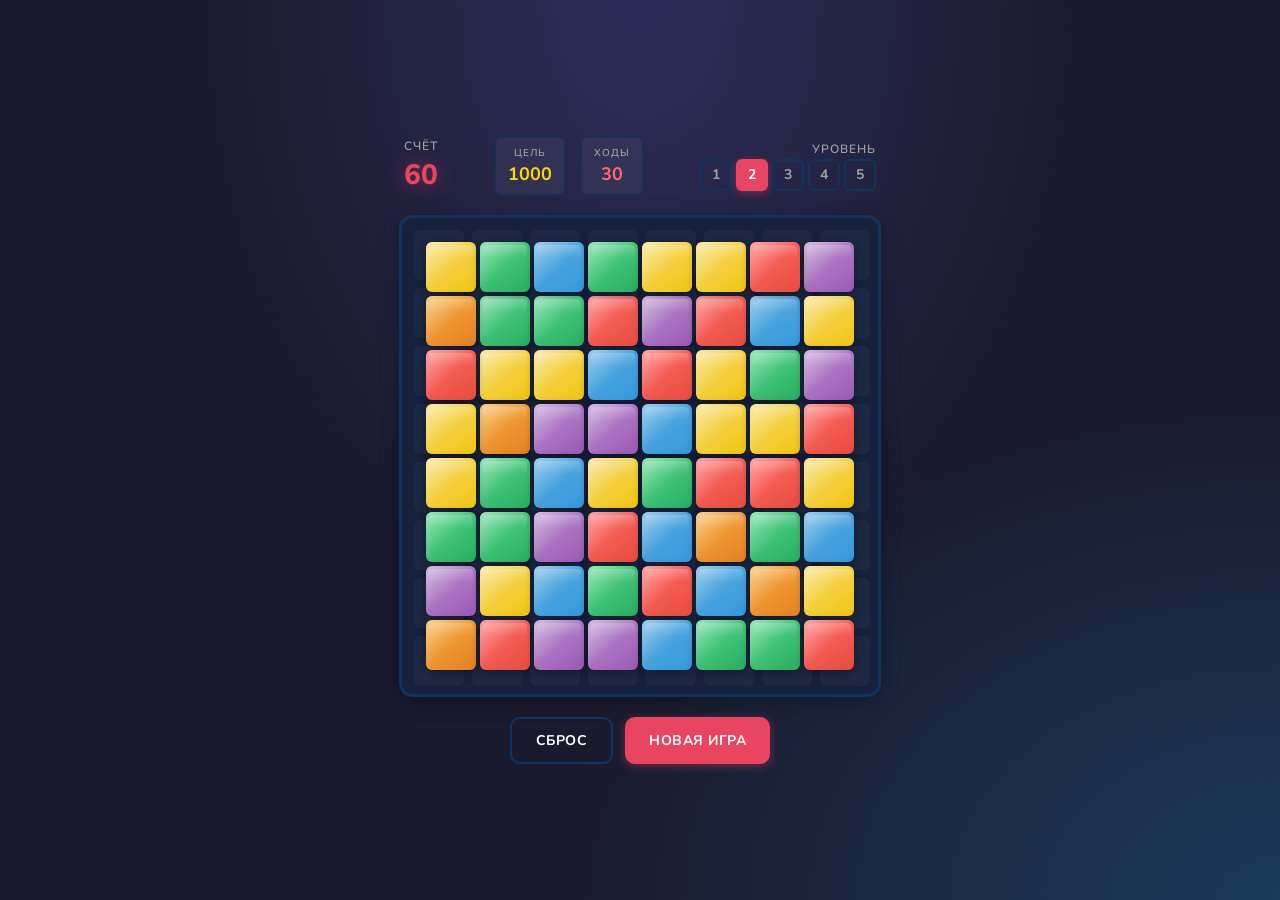
<file: index.html>
<!DOCTYPE html>
<html lang="ru">
<head>
    <meta charset="UTF-8">
    <meta name="viewport" content="width=device-width, initial-scale=1.0">
    <title>Match-3 Игра</title>
    <link rel="preconnect" href="https://fonts.googleapis.com">
    <link rel="preconnect" href="https://fonts.gstatic.com" crossorigin>
    <link href="https://fonts.googleapis.com/css2?family=Nunito:wght@400;600;700;800&display=swap" rel="stylesheet">
    <style>
        :root {
            --tile-size: 50px;
            --board-gap: 4px;
            --board-padding: 12px;
            --cell-size: calc(var(--tile-size) + var(--board-gap));
            --board-size: calc(var(--cell-size) * 8 + var(--board-padding) * 2 - var(--board-gap));
            
            --color-bg: #1a1a2e;
            --color-board: #16213e;
            --color-board-border: #0f3460;
            --color-text: #e8e8e8;
            --color-text-muted: #a0a0a0;
            --color-accent: #e94560;
            --color-accent-hover: #ff6b6b;
            
            --tile-red: #e74c3c;
            --tile-blue: #3498db;
            --tile-green: #27ae60;
            --tile-yellow: #f1c40f;
            --tile-purple: #9b59b6;
            --tile-orange: #e67e22;
            
            --shadow-card: 0 4px 20px rgba(0, 0, 0, 0.3);
            --shadow-tile: 0 2px 8px rgba(0, 0, 0, 0.4);
            --shadow-button: 0 2px 10px rgba(233, 69, 96, 0.4);
            
            --transition-fast: 0.15s ease;
            --transition-normal: 0.25s ease;
            --transition-slow: 0.4s ease;
            
            --radius-small: 6px;
            --radius-medium: 10px;
            --radius-large: 14px;
        }
        
        *, *::before, *::after {
            box-sizing: border-box;
            margin: 0;
            padding: 0;
        }
        
        body {
            font-family: 'Nunito', sans-serif;
            background: var(--color-bg);
            color: var(--color-text);
            min-height: 100vh;
            display: flex;
            flex-direction: column;
            align-items: center;
            justify-content: center;
            padding: 20px;
            background-image: 
                radial-gradient(ellipse at top, #2d2d5a 0%, transparent 50%),
                radial-gradient(ellipse at bottom right, #1a3a5a 0%, transparent 40%);
        }
        
        /* Header & Score */
        .game-header {
            width: 100%;
            max-width: 480px;
            display: flex;
            justify-content: space-between;
            align-items: center;
            margin-bottom: 20px;
            padding: 0 4px;
        }
        
        .score-container {
            display: flex;
            flex-direction: column;
            gap: 2px;
        }
        
        .score-label {
            font-size: 12px;
            font-weight: 600;
            color: var(--color-text-muted);
            text-transform: uppercase;
            letter-spacing: 1px;
        }
        
        .score-value {
            font-size: 28px;
            font-weight: 800;
            color: var(--color-accent);
            text-shadow: 0 0 20px rgba(233, 69, 96, 0.5);
        }
        
        .stats-container {
            display: flex;
            gap: 16px;
        }
        
        .stat-box {
            display: flex;
            flex-direction: column;
            align-items: center;
            gap: 2px;
            padding: 8px 12px;
            background: rgba(255, 255, 255, 0.05);
            border-radius: var(--radius-small);
            border: 1px solid var(--color-board-border);
        }
        
        .stat-label {
            font-size: 10px;
            font-weight: 600;
            color: var(--color-text-muted);
            text-transform: uppercase;
            letter-spacing: 1px;
        }
        
        .stat-value {
            font-size: 18px;
            font-weight: 700;
        }
        
        .stat-value.target {
            color: #ffd700;
        }
        
        .stat-value.moves {
            color: #ff6b6b;
        }
        
        .level-container {
            display: flex;
            flex-direction: column;
            align-items: flex-end;
            gap: 2px;
        }
        
        .level-label {
            font-size: 12px;
            font-weight: 600;
            color: var(--color-text-muted);
            text-transform: uppercase;
            letter-spacing: 1px;
        }
        
        .level-select {
            display: flex;
            gap: 4px;
        }
        
        .level-btn {
            width: 32px;
            height: 32px;
            border: 2px solid var(--color-board-border);
            background: transparent;
            color: var(--color-text-muted);
            font-family: inherit;
            font-size: 14px;
            font-weight: 700;
            border-radius: var(--radius-small);
            cursor: pointer;
            transition: all var(--transition-fast);
        }
        
        .level-btn:hover {
            border-color: var(--color-accent);
            color: var(--color-accent);
            transform: scale(1.05);
        }
        
        .level-btn.active {
            background: var(--color-accent);
            border-color: var(--color-accent);
            color: white;
            box-shadow: var(--shadow-button);
        }
        
        /* Game Board */
        .game-board-wrapper {
            background: var(--color-board);
            border: 3px solid var(--color-board-border);
            border-radius: var(--radius-large);
            padding: var(--board-padding);
            box-shadow: var(--shadow-card);
        }
        
        .game-board {
            display: grid;
            grid-template-columns: repeat(8, var(--cell-size));
            grid-template-rows: repeat(8, var(--cell-size));
            gap: var(--board-gap);
            width: var(--board-size);
            height: var(--board-size);
            position: relative;
        }
        
        /* Board Cells (background grid) */
        .board-cell {
            width: var(--tile-size);
            height: var(--tile-size);
            background: rgba(255, 255, 255, 0.03);
            border-radius: var(--radius-small);
            position: relative;
        }
        
        .board-cell::before {
            content: '';
            position: absolute;
            inset: 0;
            background: radial-gradient(circle, rgba(255, 255, 255, 0.05) 0%, transparent 70%);
            border-radius: inherit;
            opacity: 0;
            transition: opacity var(--transition-normal);
        }
        
        .board-cell:hover::before {
            opacity: 1;
        }
        
        /* Tiles */
        .tile {
            width: var(--tile-size);
            height: var(--tile-size);
            border-radius: var(--radius-small);
            position: absolute;
            cursor: pointer;
            transition: 
                transform var(--transition-fast),
                box-shadow var(--transition-fast),
                opacity var(--transition-normal);
            box-shadow: var(--shadow-tile);
            z-index: 10;
        }
        
        .tile::before {
            content: '';
            position: absolute;
            inset: 0;
            border-radius: inherit;
            background: linear-gradient(135deg, rgba(255, 255, 255, 0.4) 0%, transparent 50%);
            pointer-events: none;
        }
        
        .tile::after {
            content: '';
            position: absolute;
            inset: 3px;
            border-radius: calc(var(--radius-small) - 2px);
            background: linear-gradient(180deg, rgba(255, 255, 255, 0.2) 0%, transparent 30%);
            pointer-events: none;
        }
        
        .tile:hover {
            transform: scale(1.08);
            z-index: 20;
        }
        
        .tile.selected {
            transform: scale(1.1);
            box-shadow: 0 0 0 3px var(--color-accent), 0 0 20px var(--color-accent), var(--shadow-tile);
            z-index: 20;
            animation: selectedGlow 0.6s ease-in-out infinite alternate;
        }

        @keyframes selectedGlow {
            0% {
                box-shadow: 0 0 0 3px var(--color-accent), 0 0 15px var(--color-accent), var(--shadow-tile);
            }
            100% {
                box-shadow: 0 0 0 3px var(--color-accent), 0 0 25px var(--color-accent), 0 0 35px rgba(233, 69, 96, 0.5), var(--shadow-tile);
            }
        }
        
        .tile.matched {
            animation: matchRemove 0.4s ease forwards;
        }

        .tile.dropping {
            transition: top 0.35s cubic-bezier(0.34, 1.56, 0.64, 1), left 0.35s cubic-bezier(0.34, 1.56, 0.64, 1);
            z-index: 5;
        }

        .tile.dropping-from-above {
            animation: tileDrop 0.4s cubic-bezier(0.34, 1.56, 0.64, 1) forwards;
        }

        .tile.shake {
            animation: shake 0.4s ease;
        }

        .tile.invalid-move {
            animation: invalidShake 0.4s ease;
            box-shadow: 0 0 0 3px #ff4444, var(--shadow-tile);
        }
        
        /* Tile Colors */
        .tile-red {
            background: linear-gradient(145deg, #ff6b6b, var(--tile-red));
        }
        
        .tile-blue {
            background: linear-gradient(145deg, #5dade2, var(--tile-blue));
        }
        
        .tile-green {
            background: linear-gradient(145deg, #58d68d, var(--tile-green));
        }
        
        .tile-yellow {
            background: linear-gradient(145deg, #f7dc6f, var(--tile-yellow));
        }
        
        .tile-purple {
            background: linear-gradient(145deg, #bb8fce, var(--tile-purple));
        }
        
        .tile-orange {
            background: linear-gradient(145deg, #f5b041, var(--tile-orange));
        }
        
        /* Tile Animations */
        @keyframes tileAppear {
            0% {
                transform: scale(0) rotate(-180deg);
                opacity: 0;
            }
            60% {
                transform: scale(1.1) rotate(10deg);
                opacity: 1;
            }
            100% {
                transform: scale(1) rotate(0deg);
                opacity: 1;
            }
        }
        
        @keyframes matchRemove {
            0% {
                transform: scale(1);
                opacity: 1;
            }
            30% {
                transform: scale(1.4);
                opacity: 0.9;
                box-shadow: 0 0 30px currentColor;
            }
            60% {
                transform: scale(1.6);
                opacity: 0.6;
            }
            100% {
                transform: scale(1.8) rotate(45deg);
                opacity: 0;
            }
        }

        @keyframes tileDrop {
            0% {
                transform: translateY(-100px) scale(0.8);
                opacity: 0;
            }
            60% {
                transform: translateY(10px) scale(1.1);
                opacity: 1;
            }
            80% {
                transform: translateY(-5px) scale(0.95);
                opacity: 1;
            }
            100% {
                transform: translateY(0) scale(1);
                opacity: 1;
            }
        }

        @keyframes shake {
            0%, 100% { transform: translateX(0); }
            10% { transform: translateX(-8px) rotate(-2deg); }
            20% { transform: translateX(8px) rotate(2deg); }
            30% { transform: translateX(-6px) rotate(-1deg); }
            40% { transform: translateX(6px) rotate(1deg); }
            50% { transform: translateX(-4px); }
            60% { transform: translateX(4px); }
            70% { transform: translateX(-2px); }
            80% { transform: translateX(2px); }
            90% { transform: translateX(-1px); }
        }

        @keyframes invalidShake {
            0%, 100% { transform: translateX(0); }
            10% { transform: translateX(-10px) rotate(-3deg); }
            20% { transform: translateX(10px) rotate(3deg); }
            30% { transform: translateX(-8px) rotate(-2deg); }
            40% { transform: translateX(8px) rotate(2deg); }
            50% { transform: translateX(-6px); }
            60% { transform: translateX(6px); }
            70% { transform: translateX(-4px); }
            80% { transform: translateX(4px); }
            90% { transform: translateX(-2px); }
        }
        
        @keyframes tilePop {
            0% {
                transform: scale(1);
            }
            50% {
                transform: scale(1.25);
            }
            100% {
                transform: scale(1);
            }
        }

        @keyframes popIn {
            0% {
                transform: scale(0);
                opacity: 0;
            }
            60% {
                transform: scale(1.2);
                opacity: 1;
            }
            100% {
                transform: scale(1);
                opacity: 1;
            }
        }

        /* Particle effects */
        .particle {
            position: absolute;
            width: 8px;
            height: 8px;
            border-radius: 50%;
            pointer-events: none;
            animation: particleExplode 0.6s ease-out forwards;
            z-index: 100;
        }

        @keyframes particleExplode {
            0% {
                transform: translate(0, 0) scale(1);
                opacity: 1;
            }
            100% {
                transform: translate(var(--tx), var(--ty)) scale(0);
                opacity: 0;
            }
        }

        /* Glow effect for selected */
        .tile.selected::before {
            animation: selectedPulse 0.8s ease-in-out infinite;
        }

        @keyframes selectedPulse {
            0%, 100% {
                box-shadow: 0 0 5px var(--color-accent), 0 0 15px var(--color-accent), 0 0 25px var(--color-accent);
            }
            50% {
                box-shadow: 0 0 10px var(--color-accent), 0 0 20px var(--color-accent), 0 0 35px var(--color-accent);
            }
        }

        /* Combo text animation */
        .combo-text {
            position: absolute;
            font-size: 24px;
            font-weight: 800;
            color: var(--color-accent);
            text-shadow: 0 0 10px var(--color-accent), 0 2px 4px rgba(0,0,0,0.5);
            pointer-events: none;
            animation: comboPopup 0.8s ease-out forwards;
            z-index: 200;
            white-space: nowrap;
        }

        @keyframes comboPopup {
            0% {
                transform: translate(-50%, -50%) scale(0.5);
                opacity: 0;
            }
            20% {
                transform: translate(-50%, -50%) scale(1.2);
                opacity: 1;
            }
            40% {
                transform: translate(-50%, -50%) scale(1);
            }
            100% {
                transform: translate(-50%, -80%) scale(0.8);
                opacity: 0;
            }
        }
        
        .tile.appearing {
            animation: tileAppear 0.4s ease forwards;
        }
        
        .tile.pop {
            animation: tilePop 0.2s ease;
        }
        
        /* Action Buttons */
        .game-actions {
            display: flex;
            gap: 12px;
            margin-top: 20px;
        }
        
        .action-btn {
            padding: 12px 24px;
            border: none;
            background: var(--color-accent);
            color: white;
            font-family: inherit;
            font-size: 14px;
            font-weight: 700;
            border-radius: var(--radius-medium);
            cursor: pointer;
            transition: all var(--transition-fast);
            box-shadow: var(--shadow-button);
            text-transform: uppercase;
            letter-spacing: 0.5px;
        }
        
        .action-btn:hover {
            background: var(--color-accent-hover);
            transform: translateY(-2px);
            box-shadow: 0 4px 15px rgba(233, 69, 96, 0.5);
        }
        
        .action-btn:active {
            transform: translateY(0);
        }
        
        .action-btn.secondary {
            background: transparent;
            border: 2px solid var(--color-board-border);
            box-shadow: none;
        }
        
        .action-btn.secondary:hover {
            background: var(--color-board-border);
            border-color: var(--color-board-border);
            box-shadow: none;
        }
        
        /* Game Over Overlay */
        .game-overlay {
            position: fixed;
            inset: 0;
            background: rgba(0, 0, 0, 0.85);
            display: flex;
            flex-direction: column;
            align-items: center;
            justify-content: center;
            gap: 20px;
            opacity: 0;
            pointer-events: none;
            transition: opacity var(--transition-normal);
            z-index: 100;
        }
        
        .game-overlay.visible {
            opacity: 1;
            pointer-events: all;
        }
        
        .overlay-title {
            font-size: 36px;
            font-weight: 800;
            color: var(--color-accent);
            text-transform: uppercase;
            letter-spacing: 2px;
            text-shadow: 0 0 30px rgba(233, 69, 96, 0.7);
        }
        
        .overlay-score {
            font-size: 48px;
            font-weight: 800;
            color: white;
        }
        
        .overlay-label {
            font-size: 14px;
            color: var(--color-text-muted);
            text-transform: uppercase;
            letter-spacing: 1px;
        }
        
        /* Win/Lose Messages */
        .message {
            position: fixed;
            top: 50%;
            left: 50%;
            transform: translate(-50%, -50%);
            background: rgba(0, 0, 0, 0.9);
            color: white;
            padding: 40px;
            border-radius: 20px;
            text-align: center;
            z-index: 1000;
            display: none;
            animation: popIn 0.3s ease-out;
            border: 2px solid var(--color-accent);
        }

        .message h2 {
            font-size: 32px;
            margin-bottom: 20px;
            color: var(--color-accent);
        }

        .message p {
            font-size: 18px;
            margin-bottom: 30px;
            opacity: 0.8;
        }

        .message button {
            background: linear-gradient(135deg, var(--color-accent), #ff6b6b);
            color: white;
            border: none;
            padding: 15px 40px;
            font-size: 18px;
            border-radius: 30px;
            cursor: pointer;
            transition: transform 0.2s, box-shadow 0.2s;
            font-weight: 700;
        }

        .message button:hover {
            transform: scale(1.05);
            box-shadow: 0 5px 20px rgba(233, 69, 96, 0.5);
        }

        /* Responsive */
        @media (max-width: 500px) {
            :root {
                --tile-size: 42px;
                --board-padding: 10px;
                --board-gap: 3px;
            }
            
            .score-value {
                font-size: 24px;
            }
            
            .level-btn {
                width: 28px;
                height: 28px;
                font-size: 12px;
            }
            
            .action-btn {
                padding: 10px 18px;
                font-size: 12px;
            }

            .stats-container {
                gap: 8px;
            }

            .stat-box {
                padding: 6px 8px;
            }

            .stat-value {
                font-size: 14px;
            }
        }
        
        @media (max-width: 400px) {
            :root {
                --tile-size: 36px;
                --board-padding: 8px;
                --board-gap: 2px;
            }
            
            .game-header {
                flex-direction: column;
                gap: 16px;
            }
            
            .level-container {
                align-items: center;
            }

            .stats-container {
                width: 100%;
                justify-content: center;
            }
        }
    </style>
</head>
<body>
    <!-- Header with Score and Level -->
    <header class="game-header">
        <div class="score-container">
            <span class="score-label">Счёт</span>
            <span class="score-value" id="score">0</span>
        </div>
        
        <div class="stats-container">
            <div class="stat-box">
                <span class="stat-label">Цель</span>
                <span class="stat-value target" id="target">1000</span>
            </div>
            <div class="stat-box">
                <span class="stat-label">Ходы</span>
                <span class="stat-value moves" id="moves">30</span>
            </div>
        </div>
        
        <div class="level-container">
            <span class="level-label">Уровень</span>
            <div class="level-select">
                <button class="level-btn" data-level="1">1</button>
                <button class="level-btn active" data-level="2">2</button>
                <button class="level-btn" data-level="3">3</button>
                <button class="level-btn" data-level="4">4</button>
                <button class="level-btn" data-level="5">5</button>
            </div>
        </div>
    </header>
    
    <!-- Game Board -->
    <div class="game-board-wrapper">
        <div class="game-board" id="board">
            <!-- Board cells (background grid) -->
            <div class="board-cell"></div><div class="board-cell"></div><div class="board-cell"></div><div class="board-cell"></div>
            <div class="board-cell"></div><div class="board-cell"></div><div class="board-cell"></div><div class="board-cell"></div>
            <div class="board-cell"></div><div class="board-cell"></div><div class="board-cell"></div><div class="board-cell"></div>
            <div class="board-cell"></div><div class="board-cell"></div><div class="board-cell"></div><div class="board-cell"></div>
            <div class="board-cell"></div><div class="board-cell"></div><div class="board-cell"></div><div class="board-cell"></div>
            <div class="board-cell"></div><div class="board-cell"></div><div class="board-cell"></div><div class="board-cell"></div>
            <div class="board-cell"></div><div class="board-cell"></div><div class="board-cell"></div><div class="board-cell"></div>
            <div class="board-cell"></div><div class="board-cell"></div><div class="board-cell"></div><div class="board-cell"></div>
            <div class="board-cell"></div><div class="board-cell"></div><div class="board-cell"></div><div class="board-cell"></div>
            <div class="board-cell"></div><div class="board-cell"></div><div class="board-cell"></div><div class="board-cell"></div>
            <div class="board-cell"></div><div class="board-cell"></div><div class="board-cell"></div><div class="board-cell"></div>
            <div class="board-cell"></div><div class="board-cell"></div><div class="board-cell"></div><div class="board-cell"></div>
            <div class="board-cell"></div><div class="board-cell"></div><div class="board-cell"></div><div class="board-cell"></div>
            <div class="board-cell"></div><div class="board-cell"></div><div class="board-cell"></div><div class="board-cell"></div>
            <div class="board-cell"></div><div class="board-cell"></div><div class="board-cell"></div><div class="board-cell"></div>
            <div class="board-cell"></div><div class="board-cell"></div><div class="board-cell"></div><div class="board-cell"></div>
            
            <!-- Tiles will be inserted here by JavaScript -->
        </div>
    </div>
    
    <!-- Action Buttons -->
    <div class="game-actions">
        <button class="action-btn secondary" id="resetBtn">Сброс</button>
        <button class="action-btn" id="newGameBtn">Новая игра</button>
    </div>
    
    <!-- Game Over Overlay -->
    <div class="game-overlay" id="gameOverlay">
        <div class="overlay-label">Игра окончена</div>
        <div class="overlay-title">Поздравляем!</div>
        <div class="overlay-label">Ваш счёт</div>
        <div class="overlay-score" id="finalScore">0</div>
        <button class="action-btn" id="playAgainBtn">Играть снова</button>
    </div>

    <!-- Win/Lose Messages -->
    <div class="message" id="winMessage">
        <h2>Уровень пройден!</h2>
        <p>Ваши очки: <span id="winScore">0</span></p>
        <button onclick="nextLevel()">Следующий уровень</button>
    </div>

    <div class="message" id="loseMessage">
        <h2>Игра окончена!</h2>
        <p>Вы не набрали достаточно очков</p>
        <button onclick="restartGame()">Играть снова</button>
    </div>
    
    <script>
        // Sound Manager using Web Audio API
        class SoundManager {
            constructor() {
                this.ctx = null;
                this.enabled = true;
                this.initialized = false;
            }

            init() {
                if (this.initialized) return;
                try {
                    this.ctx = new (window.AudioContext || window.webkitAudioContext)();
                    this.initialized = true;
                } catch (e) {
                    console.log('Audio not supported');
                    this.enabled = false;
                }
            }

            playTone(frequency, duration, type = 'sine', volume = 0.3) {
                if (!this.enabled || !this.ctx) return;
                
                // Resume context if suspended (browser autoplay policy)
                if (this.ctx.state === 'suspended') {
                    this.ctx.resume();
                }

                const oscillator = this.ctx.createOscillator();
                const gainNode = this.ctx.createGain();

                oscillator.type = type;
                oscillator.frequency.setValueAtTime(frequency, this.ctx.currentTime);

                gainNode.gain.setValueAtTime(volume, this.ctx.currentTime);
                gainNode.gain.exponentialRampToValueAtTime(0.01, this.ctx.currentTime + duration);

                oscillator.connect(gainNode);
                gainNode.connect(this.ctx.destination);

                oscillator.start(this.ctx.currentTime);
                oscillator.stop(this.ctx.currentTime + duration);
            }

            playSelect() {
                // High-pitched pop
                this.playTone(800, 0.1, 'sine', 0.2);
            }

            playSwap() {
                // Whoosh sound
                this.playTone(300, 0.15, 'triangle', 0.15);
                setTimeout(() => this.playTone(400, 0.1, 'sine', 0.1), 50);
            }

            playMatch() {
                // Satisfying chime
                this.playTone(523, 0.15, 'sine', 0.25);
                setTimeout(() => this.playTone(659, 0.15, 'sine', 0.25), 80);
                setTimeout(() => this.playTone(784, 0.2, 'sine', 0.2), 160);
            }

            playInvalid() {
                // Low buzz
                this.playTone(150, 0.2, 'sawtooth', 0.15);
            }

            playDrop() {
                // Soft thud
                this.playTone(200, 0.1, 'sine', 0.1);
                this.playTone(100, 0.15, 'sine', 0.2);
            }

            playCombo(comboCount) {
                // Escalating chimes for combos
                const baseFreq = 523;
                for (let i = 0; i < Math.min(comboCount, 4); i++) {
                    setTimeout(() => {
                        this.playTone(baseFreq * (1 + i * 0.2), 0.15, 'sine', 0.2);
                    }, i * 100);
                }
            }
        }

        const soundManager = new SoundManager();

        const TILE_COLORS = ['tile-red', 'tile-blue', 'tile-green', 'tile-yellow', 'tile-purple', 'tile-orange'];
        const GRID_SIZE = 8;
        
        // Game state
        let board = [];
        let score = 0;
        let selectedTile = null;
        let isProcessing = false;
        let level = 1;
        let targetScore = 1000;
        let movesRemaining = 30;
        let combo = 0;

        // Level configurations
        const LEVEL_CONFIG = {
            1: { target: 500, moves: 25 },
            2: { target: 1000, moves: 30 },
            3: { target: 1500, moves: 25 },
            4: { target: 2000, moves: 20 },
            5: { target: 3000, moves: 15 }
        };
        
        function getPosition(row, col) {
            const gap = parseInt(getComputedStyle(document.documentElement).getPropertyValue('--board-gap')) || 4;
            const padding = parseInt(getComputedStyle(document.documentElement).getPropertyValue('--board-padding')) || 12;
            const tileSize = 50;
            
            const root = document.documentElement;
            const styles = getComputedStyle(root);
            const rootTileSize = parseInt(styles.getPropertyValue('--tile-size')) || tileSize;
            const rootGap = parseInt(styles.getPropertyValue('--board-gap')) || gap;
            const rootPadding = parseInt(styles.getPropertyValue('--board-padding')) || padding;
            
            const cellSize = rootTileSize + rootGap;
            return {
                top: rootPadding + row * cellSize,
                left: rootPadding + col * cellSize
            };
        }
        
        function createTileElement(row, col, colorClass) {
            const tile = document.createElement('div');
            tile.className = `tile ${colorClass} appearing`;
            tile.dataset.row = row;
            tile.dataset.col = col;
            
            const pos = getPosition(row, col);
            tile.style.top = pos.top + 'px';
            tile.style.left = pos.left + 'px';
            
            // Use dataset values for click handler to handle position updates dynamically
            tile.addEventListener('click', () => {
                const currentRow = parseInt(tile.dataset.row);
                const currentCol = parseInt(tile.dataset.col);
                handleTileClick(currentRow, currentCol);
            });
            
            return tile;
        }
        
        function handleTileClick(row, col) {
            if (isProcessing) return;
            
            const clickedTile = board[row][col];
            if (!clickedTile) return;
            
            // Initialize sound on first interaction
            if (!selectedTile && !soundManager.initialized) {
                soundManager.init();
            }
            
            if (!selectedTile) {
                selectedTile = { row, col, element: clickedTile };
                clickedTile.element.classList.add('selected');
                soundManager.playSelect();
            } else {
                const { row: selRow, col: selCol, element: selElement } = selectedTile;
                
                if (selRow === row && selCol === col) {
                    clickedTile.element.classList.remove('selected');
                    selectedTile = null;
                    return;
                }
                
                const isAdjacent = (
                    (Math.abs(selRow - row) === 1 && selCol === col) ||
                    (Math.abs(selCol - col) === 1 && selRow === row)
                );
                
                if (isAdjacent) {
                    selElement.classList.remove('selected');
                    swapTiles(selRow, selCol, row, col);
                    selectedTile = null;
                } else {
                    // Invalid move - non-adjacent tile
                    selElement.classList.remove('selected');
                    selectedTile = { row, col, element: clickedTile };
                    clickedTile.element.classList.add('selected');
                    
                    // Visual feedback for invalid move
                    clickedTile.element.classList.add('invalid-move');
                    setTimeout(() => {
                        clickedTile.element.classList.remove('invalid-move');
                    }, 400);
                    
                    soundManager.playInvalid();
                }
            }
        }
        
        function swapTiles(row1, col1, row2, col2) {
            // Decrement moves on each swap attempt
            movesRemaining--;
            updateUI();

            const tile1 = board[row1][col1];
            const tile2 = board[row2][col2];
            
            board[row1][col1] = tile2;
            board[row2][col2] = tile1;
            
            const pos1 = getPosition(row1, col1);
            const pos2 = getPosition(row2, col2);
            
            if (tile1) {
                tile1.style.top = pos2.top + 'px';
                tile1.style.left = pos2.left + 'px';
                tile1.dataset.row = row2;
                tile1.dataset.col = col2;
                tile1.classList.add('dropping');
                setTimeout(() => tile1.classList.remove('dropping'), 350);
            }
            
            if (tile2) {
                tile2.style.top = pos1.top + 'px';
                tile2.style.left = pos1.left + 'px';
                tile2.dataset.row = row1;
                tile2.dataset.col = col1;
                tile2.classList.add('dropping');
                setTimeout(() => tile2.classList.remove('dropping'), 350);
            }
            
            // Play swap sound
            soundManager.playSwap();
            
            // Check if swap creates matches
            setTimeout(() => {
                const matches = checkMatches();
                if (matches && matches.length > 0) {
                    combo = 0;
                    removeMatchedTiles(matches);
                } else {
                    // Swap back - no valid move
                    board[row1][col1] = tile1;
                    board[row2][col2] = tile2;
                    
                    if (tile1) {
                        tile1.style.top = pos1.top + 'px';
                        tile1.style.left = pos1.left + 'px';
                        tile1.dataset.row = row1;
                        tile1.dataset.col = col1;
                    }
                    
                    if (tile2) {
                        tile2.style.top = pos2.top + 'px';
                        tile2.style.left = pos2.left + 'px';
                        tile2.dataset.row = row2;
                        tile2.dataset.col = col2;
                    }
                    
                    // Restore moves
                    movesRemaining++;
                    updateUI();
                }

                // Check game state after swap
                checkGameState();
            }, 350);
        }

        function removeMatchedTiles(matches) {
            // Collect tiles first, then animate them
            const tilesToRemove = [];
            matches.forEach(({ row, col }) => {
                const tile = board[row][col];
                if (tile) {
                    tilesToRemove.push({ tile, row, col });
                    // Clear from board but keep reference
                    board[row][col] = null;
                }
            });
            
            // Add matched class and sound to all matched tiles
            combo++;
            const matchScore = matches.length * 10 * Math.min(combo, 5);
            tilesToRemove.forEach(({ tile }) => {
                tile.classList.add('matched');
                soundManager.playMatch();
            });
            
            // Show combo text if combo > 1
            if (combo > 1) {
                showCombo(combo);
            }
            
            updateScore(matchScore);
            
            // Wait for animation to complete, then process drops
            setTimeout(() => {
                tilesToRemove.forEach(({ tile, row, col }) => {
                    tile.remove();
                });
                processMatchDrops(matches);
            }, 400);
        }

        function showCombo(count) {
            const boardEl = document.getElementById('board');
            const comboText = document.createElement('div');
            comboText.className = 'combo-text';
            comboText.textContent = `${count}x COMBO!`;
            comboText.style.left = '50%';
            comboText.style.top = '40%';
            boardEl.appendChild(comboText);
            
            setTimeout(() => comboText.remove(), 800);
        }
        
        function processMatchDrops(matches) {
            // Calculate drop positions for each column
            for (let col = 0; col < GRID_SIZE; col++) {
                let dropCount = 0;
                for (let row = GRID_SIZE - 1; row >= 0; row--) {
                    const hasMatch = matches.some(m => m.row === row && m.col === col);
                    if (hasMatch) {
                        dropCount++;
                    } else if (dropCount > 0) {
                        // Move tile down
                        const tile = board[row][col];
                        if (tile) {
                            const newRow = row + dropCount;
                            board[newRow][col] = tile;
                            board[row][col] = null;
                            
                            const pos = getPosition(newRow, col);
                            tile.style.top = pos.top + 'px';
                            tile.style.left = pos.left + 'px';
                            tile.dataset.row = newRow;
                            tile.classList.add('dropping');
                            
                            // Play drop sound for the first tile in each column
                            if (dropCount === 1) {
                                soundManager.playDrop();
                            }
                            
                            setTimeout(() => tile.classList.remove('dropping'), 350);
                        }
                    }
                }
                
                // Fill empty spaces with new tiles
                for (let i = 0; i < dropCount; i++) {
                    const row = dropCount - 1 - i;
                    const colorClass = TILE_COLORS[Math.floor(Math.random() * TILE_COLORS.length)];
                    const tileEl = createTileElement(row, col, colorClass);
                    tileEl.classList.add('dropping-from-above');
                    
                    const boardEl = document.getElementById('board');
                    boardEl.appendChild(tileEl);
                    board[row][col] = tileEl;
                    
                    soundManager.playDrop();
                    
                    setTimeout(() => {
                        tileEl.classList.remove('dropping-from-above');
                    }, 400);
                }
            }
            
            // Process new matches after drops complete
            setTimeout(() => {
                const newMatches = checkMatches();
                if (newMatches && newMatches.length > 0) {
                    // Combo!
                    soundManager.playCombo(2);
                    removeMatchedTiles(newMatches);
                } else {
                    // Check if there are valid moves
                    if (!hasValidMoves()) {
                        shuffleBoard();
                    }
                    checkGameState();
                }
            }, 450);
        }
        
        function checkMatches() {
            // Simple horizontal and vertical match detection (3 or more)
            const matches = [];
            
            // Check horizontal matches
            for (let row = 0; row < GRID_SIZE; row++) {
                for (let col = 0; col < GRID_SIZE - 2; col++) {
                    const tile1 = board[row][col];
                    const tile2 = board[row][col + 1];
                    const tile3 = board[row][col + 2];
                    
                    if (tile1 && tile2 && tile3) {
                        const color1 = tile1.className.match(/tile-(\w+)/);
                        const color2 = tile2.className.match(/tile-(\w+)/);
                        const color3 = tile3.className.match(/tile-(\w+)/);
                        
                        if (color1 && color2 && color3 && 
                            color1[1] === color2[1] && 
                            color2[1] === color3[1]) {
                            // Found match of 3, check for more
                            let matchLength = 3;
                            while (col + matchLength < GRID_SIZE) {
                                const nextTile = board[row][col + matchLength];
                                if (nextTile) {
                                    const nextColor = nextTile.className.match(/tile-(\w+)/);
                                    if (nextColor && nextColor[1] === color1[1]) {
                                        matchLength++;
                                    } else {
                                        break;
                                    }
                                } else {
                                    break;
                                }
                            }
                            
                            // Add all matched tiles
                            for (let i = 0; i < matchLength; i++) {
                                if (!matches.some(m => m.row === row && m.col === col + i)) {
                                    matches.push({ row, col: col + i });
                                }
                            }
                        }
                    }
                }
            }
            
            // Check vertical matches
            for (let col = 0; col < GRID_SIZE; col++) {
                for (let row = 0; row < GRID_SIZE - 2; row++) {
                    const tile1 = board[row][col];
                    const tile2 = board[row + 1][col];
                    const tile3 = board[row + 2][col];
                    
                    if (tile1 && tile2 && tile3) {
                        const color1 = tile1.className.match(/tile-(\w+)/);
                        const color2 = tile2.className.match(/tile-(\w+)/);
                        const color3 = tile3.className.match(/tile-(\w+)/);
                        
                        if (color1 && color2 && color3 && 
                            color1[1] === color2[1] && 
                            color2[1] === color3[1]) {
                            // Found match of 3, check for more
                            let matchLength = 3;
                            while (row + matchLength < GRID_SIZE) {
                                const nextTile = board[row + matchLength][col];
                                if (nextTile) {
                                    const nextColor = nextTile.className.match(/tile-(\w+)/);
                                    if (nextColor && nextColor[1] === color1[1]) {
                                        matchLength++;
                                    } else {
                                        break;
                                    }
                                } else {
                                    break;
                                }
                            }
                            
                            // Add all matched tiles
                            for (let i = 0; i < matchLength; i++) {
                                if (!matches.some(m => m.row === row + i && m.col === col)) {
                                    matches.push({ row: row + i, col });
                                }
                            }
                        }
                    }
                }
            }
            
            if (matches.length > 0) {
                return matches;
            }
            
            return null;
        }

        function hasValidMoves() {
            // Check all possible swaps
            for (let row = 0; row < GRID_SIZE; row++) {
                for (let col = 0; col < GRID_SIZE; col++) {
                    // Swap right
                    if (col < GRID_SIZE - 1) {
                        const temp = board[row][col];
                        board[row][col] = board[row][col + 1];
                        board[row][col + 1] = temp;
                        if (checkMatches()) {
                            // Swap back
                            board[row][col + 1] = board[row][col];
                            board[row][col] = temp;
                            return true;
                        }
                        // Swap back
                        board[row][col + 1] = board[row][col];
                        board[row][col] = temp;
                    }
                    
                    // Swap down
                    if (row < GRID_SIZE - 1) {
                        const temp = board[row][col];
                        board[row][col] = board[row + 1][col];
                        board[row + 1][col] = temp;
                        if (checkMatches()) {
                            // Swap back
                            board[row + 1][col] = board[row][col];
                            board[row][col] = temp;
                            return true;
                        }
                        // Swap back
                        board[row + 1][col] = board[row][col];
                        board[row][col] = temp;
                    }
                }
            }
            
            return false;
        }

        function shuffleBoard() {
            isProcessing = true;
            
            // Keep shuffling until we have valid moves
            do {
                for (let row = 0; row < GRID_SIZE; row++) {
                    for (let col = 0; col < GRID_SIZE; col++) {
                        const colorClass = TILE_COLORS[Math.floor(Math.random() * TILE_COLORS.length)];
                        const tile = board[row][col];
                        if (tile) {
                            // Remove existing color classes
                            TILE_COLORS.forEach(c => tile.classList.remove(c));
                            tile.classList.add(colorClass);
                        }
                    }
                }
            } while (checkMatches() || !hasValidMoves());
            
            isProcessing = false;
        }
        
        function initBoard() {
            const boardEl = document.getElementById('board');
            
            // Clear existing tiles
            board = Array(GRID_SIZE).fill(null).map(() => Array(GRID_SIZE).fill(null));
            
            // Remove old tile elements
            const existingTiles = boardEl.querySelectorAll('.tile');
            existingTiles.forEach(tile => tile.remove());
            
            // Create new tiles
            for (let row = 0; row < GRID_SIZE; row++) {
                for (let col = 0; col < GRID_SIZE; col++) {
                    const colorClass = TILE_COLORS[Math.floor(Math.random() * TILE_COLORS.length)];
                    const tileEl = createTileElement(row, col, colorClass);
                    boardEl.appendChild(tileEl);
                    board[row][col] = tileEl;
                    
                    // Remove animation class after animation completes
                    setTimeout(() => {
                        tileEl.classList.remove('appearing');
                    }, 400);
                }
            }
            
            // Remove initial matches
            setTimeout(() => {
                const matches = checkMatches();
                if (matches) {
                    removeMatchedTiles(matches);
                }
            }, 500);
        }
        
        function updateScore(points) {
            score += points;
            document.getElementById('score').textContent = score;
        }

        function updateUI() {
            document.getElementById('score').textContent = score;
            document.getElementById('target').textContent = targetScore;
            document.getElementById('moves').textContent = movesRemaining;
        }

        function checkGameState() {
            if (score >= targetScore) {
                showWinMessage();
            } else if (movesRemaining <= 0) {
                showLoseMessage();
            }
        }

        function showWinMessage() {
            isProcessing = true;
            document.getElementById('winScore').textContent = score;
            document.getElementById('winMessage').style.display = 'block';
        }

        function showLoseMessage() {
            isProcessing = true;
            document.getElementById('loseMessage').style.display = 'block';
        }

        function nextLevel() {
            level++;
            if (level > 5) level = 1;
            initGame(level);
            document.getElementById('winMessage').style.display = 'none';
        }

        function restartGame() {
            level = 1;
            initGame(level);
            document.getElementById('loseMessage').style.display = 'none';
        }

        function initGame(selectedLevel = 1) {
            level = selectedLevel;
            const config = LEVEL_CONFIG[level];
            targetScore = config.target;
            movesRemaining = config.moves;
            score = 0;
            combo = 0;
            selectedTile = null;
            isProcessing = false;
            
            updateUI();
            
            // Update level buttons
            document.querySelectorAll('.level-btn').forEach(btn => {
                btn.classList.remove('active');
                if (parseInt(btn.dataset.level) === level) {
                    btn.classList.add('active');
                }
            });
            
            initBoard();
            
            // Hide overlays
            document.getElementById('gameOverlay').classList.remove('visible');
            document.getElementById('winMessage').style.display = 'none';
            document.getElementById('loseMessage').style.display = 'none';
        }
        
        // Initialize on load
        document.addEventListener('DOMContentLoaded', () => {
            initGame(2); // Start at level 2
            
            // Level buttons
            document.querySelectorAll('.level-btn').forEach(btn => {
                btn.addEventListener('click', () => {
                    const newLevel = parseInt(btn.dataset.level);
                    document.querySelector('.level-btn.active')?.classList.remove('active');
                    btn.classList.add('active');
                    initGame(newLevel);
                });
            });
            
            // Action buttons
            document.getElementById('newGameBtn').addEventListener('click', () => {
                initGame(level);
            });
            
            document.getElementById('resetBtn').addEventListener('click', () => {
                initBoard();
            });
            
            document.getElementById('playAgainBtn').addEventListener('click', () => {
                document.getElementById('gameOverlay').classList.remove('visible');
                initGame(level);
            });
        });
    </script>
</body>
</html>
</file>
